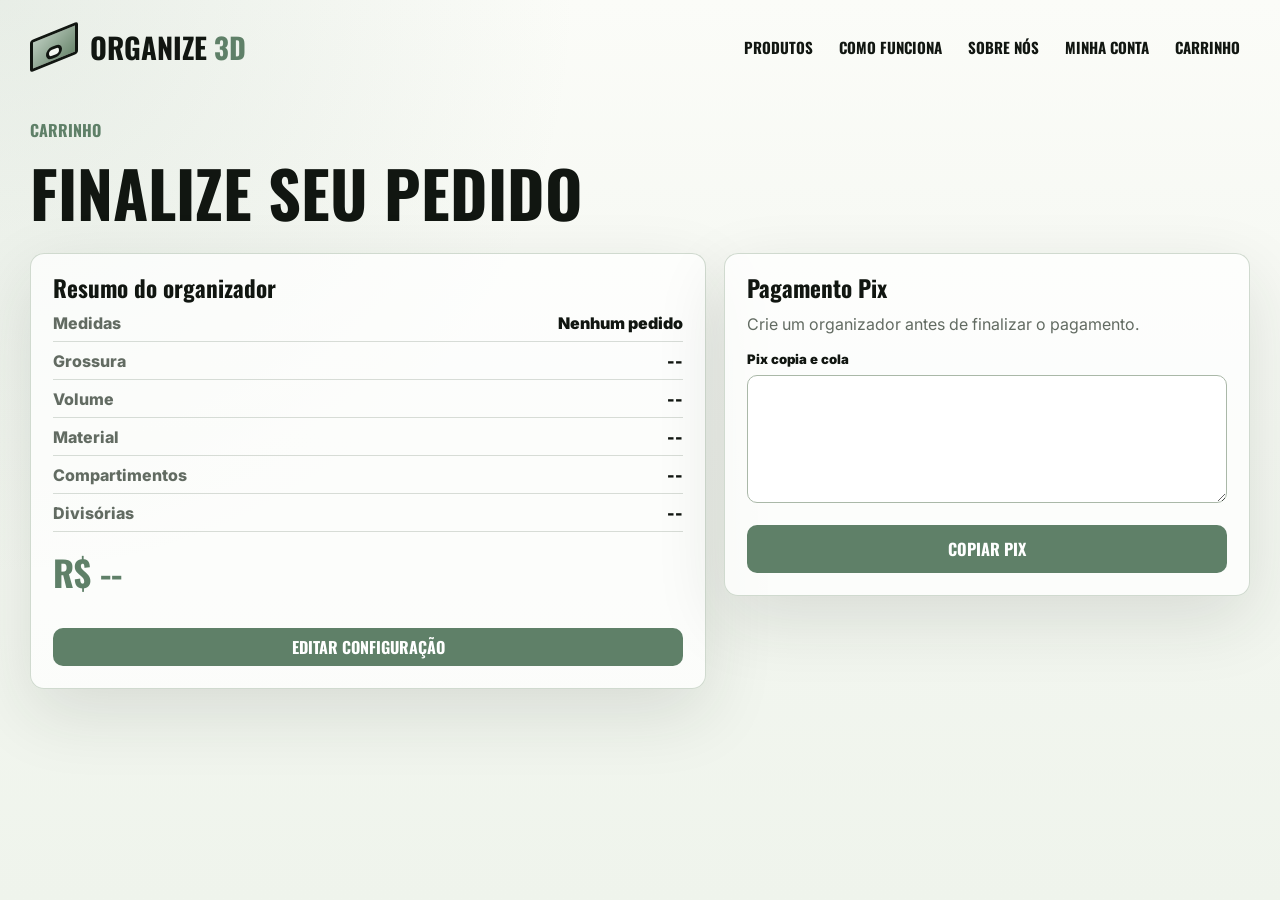
<file: carrinho.html>
<!doctype html>
<html lang="pt-BR">
  <head>
    <meta charset="UTF-8" />
    <meta name="viewport" content="width=device-width, initial-scale=1.0" />
    <title>Carrinho - Organize 3D</title>
    <link rel="preconnect" href="https://fonts.googleapis.com" />
    <link rel="preconnect" href="https://fonts.gstatic.com" crossorigin />
    <link
      href="https://fonts.googleapis.com/css2?family=Oswald:wght@500;600;700&family=Inter:wght@400;500;600;700&display=swap"
      rel="stylesheet"
    />
    <link rel="stylesheet" href="./styles.css" />
  </head>
  <body>
    <header class="site-header">
      <a class="brand" href="./index.html" aria-label="Organize 3D">
        <span class="brand-mark" aria-hidden="true"></span>
        <span>ORGANIZE <strong>3D</strong></span>
      </a>

      <nav class="main-nav" aria-label="Navegação principal">
        <a href="./produtos.html">PRODUTOS</a>
        <a href="./como-funciona.html">COMO FUNCIONA</a>
        <a href="./sobre-nos.html">SOBRE NÓS</a>
        <a href="./minha-conta.html">MINHA CONTA</a>
        <a href="./carrinho.html">CARRINHO</a>
      </nav>
    </header>

    <main class="simple-page checkout-page">
      <header class="simple-heading">
        <p class="eyebrow">CARRINHO</p>
        <h1>FINALIZE SEU PEDIDO</h1>
      </header>

      <section class="checkout-grid">
        <article class="checkout-card">
          <h2>Resumo do organizador</h2>
          <dl class="checkout-summary">
            <div><dt>Medidas</dt><dd id="checkoutDimensions">--</dd></div>
            <div><dt>Grossura</dt><dd id="checkoutWall">--</dd></div>
            <div><dt>Volume</dt><dd id="checkoutVolume">--</dd></div>
            <div><dt>Material</dt><dd id="checkoutWeight">--</dd></div>
            <div><dt>Compartimentos</dt><dd id="checkoutCompartments">--</dd></div>
            <div><dt>Divisórias</dt><dd id="checkoutDividers">--</dd></div>
          </dl>
          <strong class="checkout-total" id="checkoutTotal">R$ --</strong>
          <a class="text-button" href="./index.html">EDITAR CONFIGURAÇÃO</a>
        </article>

        <article class="checkout-card pix-card">
          <h2>Pagamento Pix</h2>
          <p id="pixSetupMessage" class="pix-message"></p>
          <img id="pixQrCode" class="pix-qr" alt="QR Code Pix" />
          <label>
            <span>Pix copia e cola</span>
            <textarea id="pixCopyPaste" readonly rows="6"></textarea>
          </label>
          <button class="cart-button" id="copyPixButton" type="button">COPIAR PIX</button>
        </article>
      </section>
    </main>

    <script src="./checkout.js"></script>
  </body>
</html>
</file>
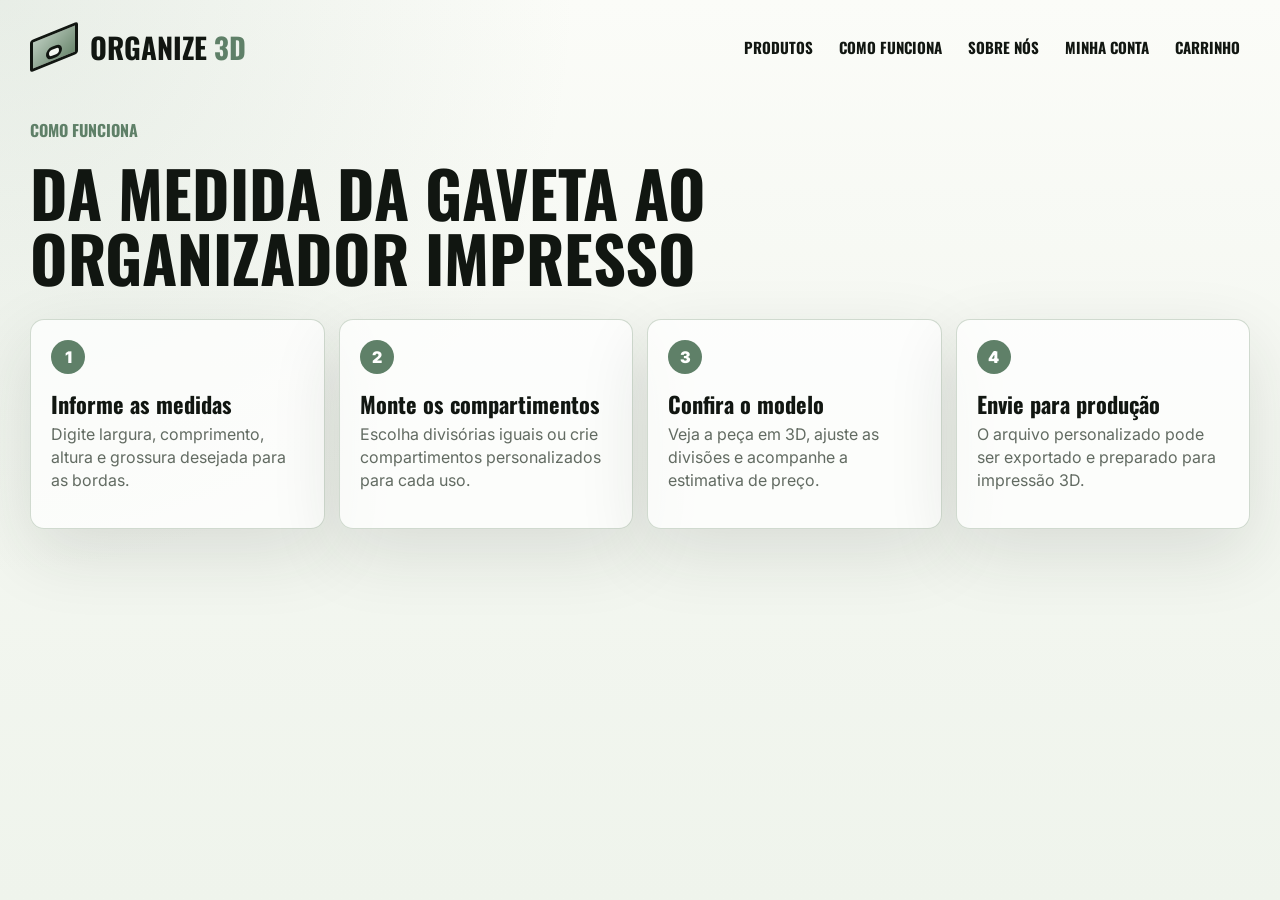
<file: como-funciona.html>
<!doctype html>
<html lang="pt-BR">
  <head>
    <meta charset="UTF-8" />
    <meta name="viewport" content="width=device-width, initial-scale=1.0" />
    <title>Como Funciona - Organize 3D</title>
    <link rel="preconnect" href="https://fonts.googleapis.com" />
    <link rel="preconnect" href="https://fonts.gstatic.com" crossorigin />
    <link
      href="https://fonts.googleapis.com/css2?family=Oswald:wght@500;600;700&family=Inter:wght@400;500;600;700&display=swap"
      rel="stylesheet"
    />
    <link rel="stylesheet" href="./styles.css" />
  </head>
  <body>
    <header class="site-header">
      <a class="brand" href="./index.html" aria-label="Organize 3D">
        <span class="brand-mark" aria-hidden="true"></span>
        <span>ORGANIZE <strong>3D</strong></span>
      </a>

      <nav class="main-nav" aria-label="Navegação principal">
        <a href="./produtos.html">PRODUTOS</a>
        <a href="./como-funciona.html">COMO FUNCIONA</a>
        <a href="./sobre-nos.html">SOBRE NÓS</a>
        <a href="./minha-conta.html">MINHA CONTA</a>
        <a href="./carrinho.html">CARRINHO</a>
      </nav>
    </header>

    <main class="simple-page">
      <header class="simple-heading">
        <p class="eyebrow">COMO FUNCIONA</p>
        <h1>DA MEDIDA DA GAVETA AO ORGANIZADOR IMPRESSO</h1>
      </header>

      <section class="steps-grid">
        <article>
          <span>1</span>
          <h2>Informe as medidas</h2>
          <p>Digite largura, comprimento, altura e grossura desejada para as bordas.</p>
        </article>
        <article>
          <span>2</span>
          <h2>Monte os compartimentos</h2>
          <p>Escolha divisórias iguais ou crie compartimentos personalizados para cada uso.</p>
        </article>
        <article>
          <span>3</span>
          <h2>Confira o modelo</h2>
          <p>Veja a peça em 3D, ajuste as divisões e acompanhe a estimativa de preço.</p>
        </article>
        <article>
          <span>4</span>
          <h2>Envie para produção</h2>
          <p>O arquivo personalizado pode ser exportado e preparado para impressão 3D.</p>
        </article>
      </section>
    </main>
  </body>
</html>
</file>
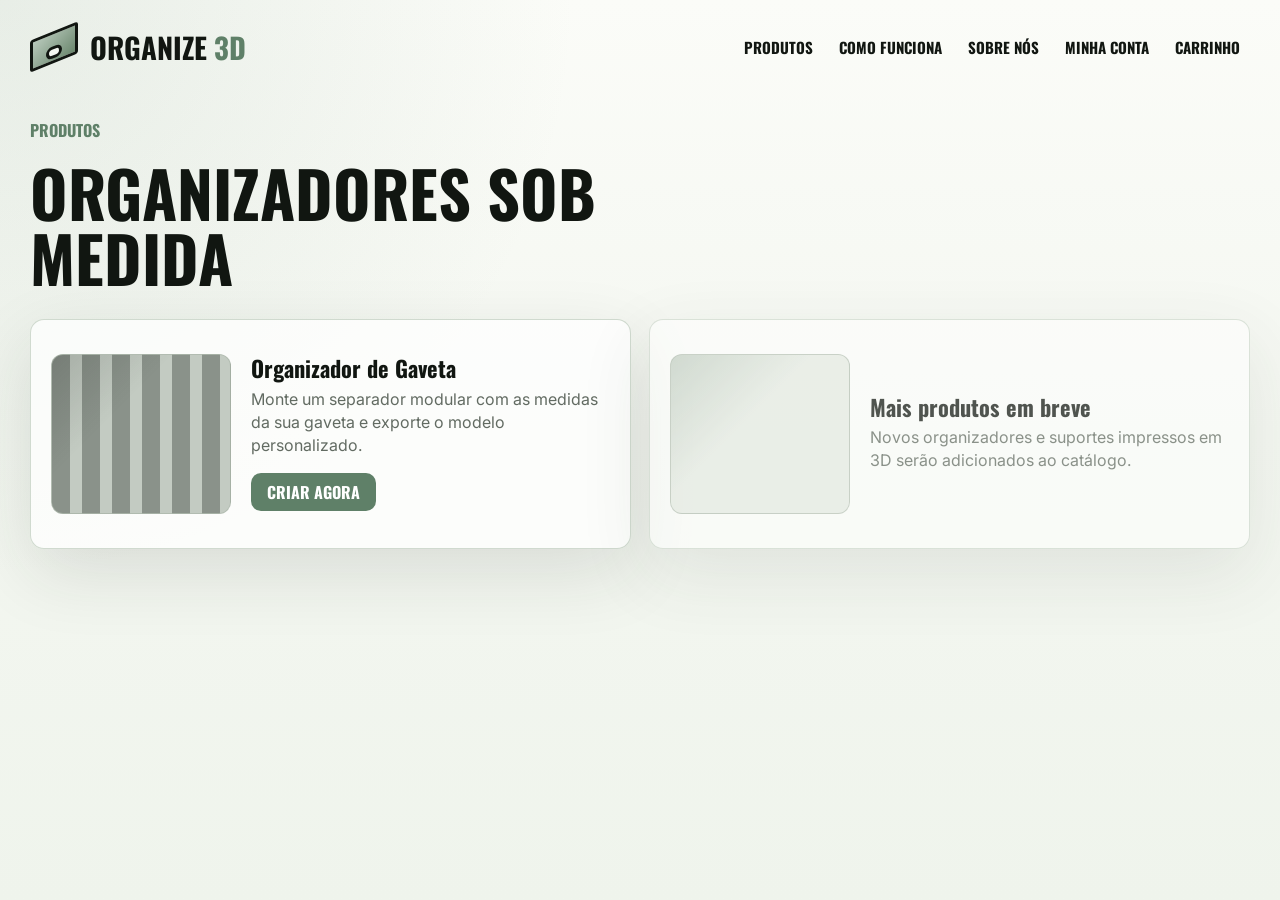
<file: produtos.html>
<!doctype html>
<html lang="pt-BR">
  <head>
    <meta charset="UTF-8" />
    <meta name="viewport" content="width=device-width, initial-scale=1.0" />
    <title>Produtos - Organize 3D</title>
    <link rel="preconnect" href="https://fonts.googleapis.com" />
    <link rel="preconnect" href="https://fonts.gstatic.com" crossorigin />
    <link
      href="https://fonts.googleapis.com/css2?family=Oswald:wght@500;600;700&family=Inter:wght@400;500;600;700&display=swap"
      rel="stylesheet"
    />
    <link rel="stylesheet" href="./styles.css" />
  </head>
  <body>
    <header class="site-header">
      <a class="brand" href="./index.html" aria-label="Organize 3D">
        <span class="brand-mark" aria-hidden="true"></span>
        <span>ORGANIZE <strong>3D</strong></span>
      </a>

      <nav class="main-nav" aria-label="Navegação principal">
        <a href="./produtos.html">PRODUTOS</a>
        <a href="./como-funciona.html">COMO FUNCIONA</a>
        <a href="./sobre-nos.html">SOBRE NÓS</a>
        <a href="./minha-conta.html">MINHA CONTA</a>
        <a href="./carrinho.html">CARRINHO</a>
      </nav>
    </header>

    <main class="simple-page">
      <header class="simple-heading">
        <p class="eyebrow">PRODUTOS</p>
        <h1>ORGANIZADORES SOB MEDIDA</h1>
      </header>

      <section class="product-grid" aria-label="Lista de produtos">
        <article class="product-card">
          <div class="product-preview organizer-preview" aria-hidden="true"></div>
          <div>
            <h2>Organizador de Gaveta</h2>
            <p>Monte um separador modular com as medidas da sua gaveta e exporte o modelo personalizado.</p>
            <a class="text-button" href="./index.html">CRIAR AGORA</a>
          </div>
        </article>

        <article class="product-card product-card-muted">
          <div class="product-preview soon-preview" aria-hidden="true"></div>
          <div>
            <h2>Mais produtos em breve</h2>
            <p>Novos organizadores e suportes impressos em 3D serão adicionados ao catálogo.</p>
          </div>
        </article>
      </section>
    </main>
  </body>
</html>
</file>
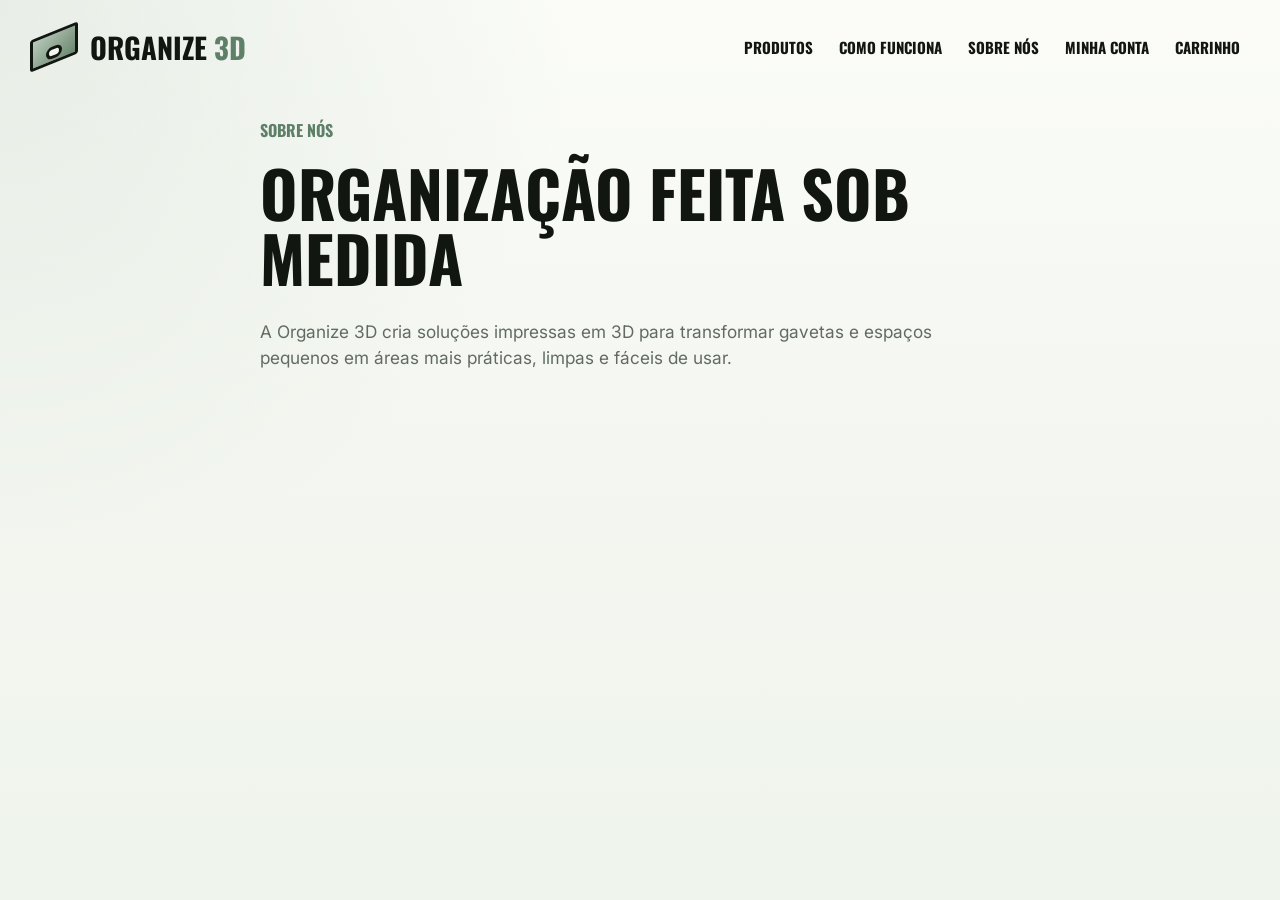
<file: sobre-nos.html>
<!doctype html>
<html lang="pt-BR">
  <head>
    <meta charset="UTF-8" />
    <meta name="viewport" content="width=device-width, initial-scale=1.0" />
    <title>Sobre Nós - Organize 3D</title>
    <link rel="preconnect" href="https://fonts.googleapis.com" />
    <link rel="preconnect" href="https://fonts.gstatic.com" crossorigin />
    <link
      href="https://fonts.googleapis.com/css2?family=Oswald:wght@500;600;700&family=Inter:wght@400;500;600;700&display=swap"
      rel="stylesheet"
    />
    <link rel="stylesheet" href="./styles.css" />
  </head>
  <body>
    <header class="site-header">
      <a class="brand" href="./index.html" aria-label="Organize 3D">
        <span class="brand-mark" aria-hidden="true"></span>
        <span>ORGANIZE <strong>3D</strong></span>
      </a>

      <nav class="main-nav" aria-label="Navegação principal">
        <a href="./produtos.html">PRODUTOS</a>
        <a href="./como-funciona.html">COMO FUNCIONA</a>
        <a href="./sobre-nos.html">SOBRE NÓS</a>
        <a href="./minha-conta.html">MINHA CONTA</a>
        <a href="./carrinho.html">CARRINHO</a>
      </nav>
    </header>

    <main class="simple-page narrow-page">
      <header class="simple-heading">
        <p class="eyebrow">SOBRE NÓS</p>
        <h1>ORGANIZAÇÃO FEITA SOB MEDIDA</h1>
      </header>

      <p class="lead-copy">
        A Organize 3D cria soluções impressas em 3D para transformar gavetas e espaços pequenos em áreas mais práticas,
        limpas e fáceis de usar.
      </p>
    </main>
  </body>
</html>
</file>
<file: styles.css>
:root {
  --ink: #111611;
  --muted: #626b62;
  --paper: #f4f7f1;
  --surface: rgba(255, 255, 255, 0.72);
  --panel: #e6eee3;
  --mint: #91ad98;
  --mint-dark: #5f8068;
  --line: #c8d5c6;
  --danger: #a55656;
  --shadow: 0 24px 70px rgba(32, 43, 32, 0.12);
  --soft-shadow: 0 12px 30px rgba(32, 43, 32, 0.08);
}

* {
  box-sizing: border-box;
}

body {
  min-height: 100vh;
  margin: 0;
  color: var(--ink);
  background:
    radial-gradient(circle at top left, rgba(145, 173, 152, 0.18), transparent 36rem),
    linear-gradient(180deg, #fbfcf8 0%, var(--paper) 48%, #eff4ec 100%),
    var(--paper);
  font-family: Inter, Arial, sans-serif;
}

.site-header {
  display: flex;
  align-items: center;
  justify-content: space-between;
  gap: 1.5rem;
  width: min(1220px, calc(100% - 32px));
  margin: 0 auto;
  padding: 26px 0 22px;
}

.brand {
  display: inline-flex;
  align-items: center;
  gap: 12px;
  color: var(--ink);
  text-decoration: none;
  font-family: Oswald, Impact, sans-serif;
  font-size: 1.8rem;
  font-weight: 700;
}

.brand strong {
  color: var(--mint-dark);
}

.brand-mark {
  position: relative;
  width: 48px;
  height: 32px;
  border: 3px solid var(--ink);
  border-radius: 3px;
  background: linear-gradient(145deg, #b8c9bb, #6c886f);
  transform: skewY(-22deg);
}

.brand-mark::after {
  content: "";
  position: absolute;
  left: 13px;
  top: 12px;
  width: 10px;
  height: 6px;
  border: 3px solid var(--ink);
  border-radius: 999px;
  background: var(--paper);
}

.main-nav {
  display: flex;
  align-items: center;
  flex-wrap: wrap;
  justify-content: flex-end;
  gap: 6px;
  font-family: Oswald, Impact, sans-serif;
  font-size: 0.94rem;
  font-weight: 700;
}

.main-nav a {
  min-height: 34px;
  display: inline-flex;
  align-items: center;
  padding: 0 10px;
  border-radius: 999px;
  color: var(--ink);
  text-decoration: none;
  transition:
    background 160ms ease,
    color 160ms ease;
}

.main-nav a:hover {
  color: #fff;
  background: var(--mint-dark);
}

.main-nav a + a {
  border-left: 0;
}

.product-page {
  display: grid;
  grid-template-columns: minmax(0, 1fr) 360px;
  gap: 22px;
  width: min(1220px, calc(100% - 32px));
  margin: 0 auto 56px;
  align-items: start;
}

.hero-panel {
  display: grid;
  grid-template-columns: minmax(280px, 0.58fr) minmax(420px, 1fr);
  gap: 22px;
  min-height: 640px;
  padding: 18px;
  border: 1px solid rgba(200, 213, 198, 0.78);
  border-radius: 14px;
  background: rgba(255, 255, 255, 0.5);
  box-shadow: var(--shadow);
}

.intro-copy {
  align-self: center;
  padding: 10px;
}

.eyebrow {
  margin: 0 0 8px;
  color: var(--mint-dark);
  font-family: Oswald, Impact, sans-serif;
  font-weight: 700;
}

h1,
h2 {
  margin: 0;
  font-family: Oswald, Impact, sans-serif;
  line-height: 1.02;
}

h1 {
  max-width: 480px;
  font-size: 4.6rem;
  letter-spacing: 0;
}

.intro-copy p:not(.eyebrow) {
  max-width: 430px;
  margin: 16px 0 0;
  color: var(--muted);
  font-size: 1.04rem;
  line-height: 1.55;
}

.viewer-wrap {
  position: relative;
  min-height: 604px;
  overflow: hidden;
  border: 1px solid rgba(200, 213, 198, 0.88);
  border-radius: 12px;
  background:
    linear-gradient(145deg, rgba(255, 255, 255, 0.4), rgba(220, 229, 220, 0.86)),
    #e7eee4;
  box-shadow: var(--soft-shadow);
}

#drawer-viewer {
  display: block;
  width: 100%;
  height: 100%;
}

.customizer {
  display: grid;
  gap: 12px;
  padding: 20px;
  border: 1px solid rgba(200, 213, 198, 0.9);
  border-radius: 14px;
  background: rgba(230, 238, 227, 0.92);
  box-shadow: var(--shadow);
  position: sticky;
  top: 16px;
}

.customizer h2 {
  margin-bottom: 4px;
  font-size: 1.28rem;
}

.customizer label {
  display: grid;
  gap: 6px;
  font-size: 0.8rem;
  font-weight: 800;
}

.customizer input,
.stepper input {
  width: 100%;
  min-height: 42px;
  border: 1px solid #aab8a8;
  border-radius: 8px;
  padding: 9px 11px;
  color: var(--ink);
  background: #fff;
  font: inherit;
  font-weight: 700;
  outline: none;
  transition:
    border-color 150ms ease,
    box-shadow 150ms ease;
}

.customizer input:focus,
.stepper input:focus,
.module-controls select:focus {
  border-color: var(--mint-dark);
  box-shadow: 0 0 0 3px rgba(96, 127, 104, 0.16);
}

.stepper-field {
  display: grid;
  gap: 6px;
  font-size: 0.82rem;
  font-weight: 800;
}

.stepper {
  display: grid;
  grid-template-columns: 42px 1fr 42px;
  gap: 8px;
}

.stepper button,
.swatch {
  cursor: pointer;
}

.stepper button {
  min-height: 42px;
  border: 1px solid #aab8a8;
  border-radius: 8px;
  color: var(--ink);
  background: #fff;
  font: 700 1.1rem/1 Inter, Arial, sans-serif;
}

.stepper input {
  text-align: center;
}

.mode-field {
  display: grid;
  gap: 8px;
  margin: 0;
  padding: 2px 0 0;
  border: 0;
}

.mode-field legend {
  padding: 0;
  font-size: 0.82rem;
  font-weight: 800;
}

.mode-options {
  display: grid;
  grid-template-columns: repeat(2, minmax(0, 1fr));
  gap: 8px;
}

.mode-option {
  min-height: 42px;
  border: 1px solid #aab8a8;
  border-radius: 8px;
  color: var(--ink);
  background: rgba(255, 255, 255, 0.72);
  font: 800 0.78rem/1.1 Inter, Arial, sans-serif;
  cursor: pointer;
  transition:
    background 150ms ease,
    border-color 150ms ease,
    color 150ms ease;
}

.mode-option.is-active {
  border-color: var(--mint-dark);
  color: #fff;
  background: var(--mint-dark);
}

.custom-grid {
  display: none;
  grid-template-columns: repeat(2, minmax(0, 1fr));
  gap: 10px;
}

.custom-grid.is-visible {
  display: grid;
}

.custom-grid label {
  gap: 5px;
}

.small-action {
  min-height: 42px;
  border: 0;
  border-radius: 8px;
  color: #fff;
  background: var(--mint-dark);
  font: 800 0.78rem/1.15 Inter, Arial, sans-serif;
  cursor: pointer;
  transition:
    transform 150ms ease,
    background 150ms ease,
    box-shadow 150ms ease;
}

.small-action:hover,
.cart-button:hover,
.text-button:hover {
  transform: translateY(-1px);
  box-shadow: var(--soft-shadow);
}

.small-action.secondary {
  color: var(--ink);
  background: rgba(255, 255, 255, 0.72);
  border: 1px solid #aab8a8;
}

.small-action.fill-action {
  grid-column: 1 / -1;
}

.small-action:disabled,
.custom-module-list button:disabled,
.module-controls select:disabled {
  cursor: not-allowed;
  opacity: 0.55;
}

.custom-module-list {
  grid-column: 1 / -1;
  display: grid;
  gap: 10px;
  max-height: 360px;
  margin: 0;
  padding: 0;
  overflow: auto;
  list-style: none;
}

.custom-module-list li {
  position: relative;
  display: grid;
  grid-template-columns: 1fr;
  gap: 9px;
  min-height: 118px;
  padding: 12px 42px 12px 12px;
  border: 1px solid rgba(174, 185, 173, 0.65);
  border-radius: 10px;
  background: rgba(255, 255, 255, 0.64);
  font-size: 0.82rem;
  font-weight: 700;
  cursor: pointer;
  transition:
    border-color 160ms ease,
    background 160ms ease,
    box-shadow 160ms ease;
}

.custom-module-list li.is-selected {
  border-color: var(--mint-dark);
  background: rgba(138, 168, 145, 0.22);
  box-shadow: inset 0 0 0 2px rgba(96, 127, 104, 0.18);
}

.custom-module-list li.is-locked {
  cursor: default;
}

.module-summary {
  display: grid;
  gap: 4px;
  min-width: 0;
}

.module-summary strong {
  font-size: 0.9rem;
  line-height: 1.2;
}

.module-summary span {
  color: var(--muted);
  font-weight: 700;
  line-height: 1.25;
}

.module-controls {
  display: grid;
  grid-template-columns: 1fr;
  gap: 6px;
  align-items: center;
}

.module-controls label {
  display: grid;
  grid-template-columns: 1fr;
  gap: 6px;
  font-size: 0.8rem;
  line-height: 1.15;
}

.module-controls select {
  width: 100%;
  min-height: 38px;
  border: 1px solid #aab8a8;
  border-radius: 8px;
  padding: 7px 10px;
  background: #fff;
  font: inherit;
  font-weight: 800;
}

.custom-module-list button {
  position: absolute;
  top: 12px;
  right: 12px;
  width: 30px;
  height: 30px;
  border: 0;
  border-radius: 8px;
  color: #fff;
  background: var(--danger);
  font-weight: 900;
  cursor: pointer;
}

.custom-module-list .empty {
  color: var(--muted);
  font-weight: 600;
  cursor: default;
}

.validation-message {
  min-height: 18px;
  margin: -3px 0 0;
  color: #9a4f4f;
  font-size: 0.78rem;
  font-weight: 800;
  line-height: 1.35;
}

.validation-message.is-ok {
  color: var(--mint-dark);
}

.highlight-field {
  display: grid;
  grid-template-columns: 1fr 44px;
  align-items: center;
  gap: 10px;
}

.highlight-field input {
  width: 44px;
  min-height: 36px;
  padding: 3px;
}

.color-field {
  display: grid;
  gap: 8px;
  margin: 0;
  padding: 2px 0 0;
  border: 0;
}

.color-field legend {
  padding: 0;
  font-size: 0.82rem;
  font-weight: 800;
}

.swatches {
  display: flex;
  flex-wrap: wrap;
  gap: 9px;
}

.swatch {
  width: 34px;
  height: 34px;
  border: 2px solid #aab8a8;
  border-radius: 9px;
  background: var(--swatch);
}

.swatch.is-active {
  border-color: var(--ink);
  outline: 2px solid rgba(96, 127, 104, 0.35);
  outline-offset: 2px;
}

.price-summary {
  display: grid;
  gap: 8px;
  padding: 14px;
  border: 1px solid rgba(174, 185, 173, 0.72);
  border-radius: 10px;
  background: rgba(255, 255, 255, 0.54);
}

.price-summary h3 {
  margin: 0;
  font-family: Oswald, Impact, sans-serif;
  font-size: 1rem;
  line-height: 1;
}

.price-summary dl {
  display: grid;
  gap: 5px;
  margin: 0;
}

.price-summary div {
  display: flex;
  justify-content: space-between;
  gap: 8px;
  font-size: 0.76rem;
}

.price-summary dt {
  color: var(--muted);
  font-weight: 700;
}

.price-summary dd {
  margin: 0;
  font-weight: 900;
}

.price-summary strong {
  display: block;
  padding-top: 6px;
  border-top: 1px solid rgba(174, 185, 173, 0.72);
  color: var(--mint-dark);
  font-family: Oswald, Impact, sans-serif;
  font-size: 1.3rem;
}

.cart-button {
  min-height: 48px;
  margin-top: 8px;
  border: 0;
  border-radius: 10px;
  color: #fff;
  background: var(--mint-dark);
  font-family: Oswald, Impact, sans-serif;
  font-size: 1.02rem;
  font-weight: 700;
  cursor: pointer;
}

.cart-button:hover {
  background: #526f58;
}

.export-status {
  min-height: 18px;
  margin: 0;
  color: var(--mint-dark);
  font-size: 0.78rem;
  font-weight: 700;
  line-height: 1.35;
}

.confirm-modal {
  width: min(420px, calc(100% - 32px));
  border: 0;
  border-radius: 8px;
  padding: 0;
  color: var(--ink);
  background: var(--paper);
  box-shadow: 0 28px 90px rgba(16, 20, 16, 0.28);
}

.confirm-modal::backdrop {
  background: rgba(16, 20, 16, 0.42);
}

.confirm-modal form {
  display: grid;
  gap: 12px;
  padding: 20px;
}

.confirm-modal h2 {
  font-size: 1.35rem;
}

.confirm-modal p {
  margin: 0;
  color: var(--muted);
  font-size: 0.94rem;
  line-height: 1.42;
}

.modal-actions {
  display: grid;
  grid-template-columns: 1fr 1fr;
  gap: 8px;
}

.simple-page {
  width: min(1220px, calc(100% - 32px));
  margin: 0 auto 56px;
  padding-top: 28px;
}

.narrow-page {
  width: min(760px, calc(100% - 32px));
}

.simple-heading {
  display: grid;
  gap: 10px;
  margin-bottom: 28px;
}

.simple-heading h1 {
  max-width: 760px;
  font-size: 4rem;
}

.lead-copy {
  max-width: 680px;
  margin: 0;
  color: var(--muted);
  font-size: 1.08rem;
  line-height: 1.55;
}

.product-grid {
  display: grid;
  grid-template-columns: repeat(2, minmax(0, 1fr));
  gap: 18px;
}

.product-card {
  display: grid;
  grid-template-columns: 180px 1fr;
  gap: 20px;
  align-items: center;
  min-height: 230px;
  padding: 20px;
  border: 1px solid rgba(203, 214, 202, 0.9);
  border-radius: 14px;
  background: var(--surface);
  box-shadow: var(--shadow);
}

.product-card-muted {
  opacity: 0.72;
}

.product-card h2,
.steps-grid h2 {
  margin: 0 0 8px;
  font-family: Oswald, Impact, sans-serif;
  font-size: 1.4rem;
  line-height: 1.05;
}

.product-card p,
.steps-grid p {
  margin: 0;
  color: var(--muted);
  line-height: 1.45;
}

.product-preview {
  min-height: 160px;
  border-radius: 12px;
  border: 1px solid rgba(174, 185, 173, 0.8);
  background: #dce5dc;
}

.organizer-preview {
  background:
    linear-gradient(135deg, rgba(16, 20, 16, 0.16), transparent 36%),
    repeating-linear-gradient(90deg, #8a928a 0 18px, #c3cbc2 18px 30px),
    #dce5dc;
}

.soon-preview {
  background:
    linear-gradient(135deg, rgba(96, 127, 104, 0.26), transparent 42%),
    #e6ebe4;
}

.text-button {
  display: inline-flex;
  align-items: center;
  justify-content: center;
  min-height: 38px;
  margin-top: 16px;
  padding: 0 16px;
  border-radius: 10px;
  color: #fff;
  background: var(--mint-dark);
  font-family: Oswald, Impact, sans-serif;
  font-weight: 700;
  text-decoration: none;
}

.steps-grid {
  display: grid;
  grid-template-columns: repeat(4, minmax(0, 1fr));
  gap: 14px;
}

.steps-grid article {
  min-height: 210px;
  padding: 20px;
  border: 1px solid rgba(203, 214, 202, 0.9);
  border-radius: 14px;
  background: var(--surface);
  box-shadow: var(--shadow);
}

.steps-grid span {
  display: grid;
  place-items: center;
  width: 34px;
  height: 34px;
  margin-bottom: 18px;
  border-radius: 999px;
  color: #fff;
  background: var(--mint-dark);
  font-weight: 900;
}

.account-placeholder {
  min-height: 320px;
}

.checkout-page {
  padding-bottom: 48px;
}

.checkout-grid {
  display: grid;
  grid-template-columns: minmax(0, 0.9fr) minmax(320px, 0.7fr);
  gap: 18px;
  align-items: start;
}

.checkout-card {
  display: grid;
  gap: 14px;
  padding: 22px;
  border: 1px solid rgba(203, 214, 202, 0.9);
  border-radius: 14px;
  background: var(--surface);
  box-shadow: var(--shadow);
}

.checkout-card h2 {
  margin: 0;
  font-family: Oswald, Impact, sans-serif;
  font-size: 1.45rem;
  line-height: 1;
}

.checkout-summary {
  display: grid;
  gap: 9px;
  margin: 0;
}

.checkout-summary div {
  display: flex;
  justify-content: space-between;
  gap: 18px;
  padding-bottom: 8px;
  border-bottom: 1px solid rgba(174, 185, 173, 0.48);
}

.checkout-summary dt {
  color: var(--muted);
  font-weight: 800;
}

.checkout-summary dd {
  margin: 0;
  font-weight: 900;
  text-align: right;
}

.checkout-total {
  display: block;
  color: var(--mint-dark);
  font-family: Oswald, Impact, sans-serif;
  font-size: 2.2rem;
}

.pix-card label {
  display: grid;
  gap: 8px;
  font-size: 0.82rem;
  font-weight: 900;
}

.pix-card textarea {
  width: 100%;
  resize: vertical;
  border: 1px solid #aab8a8;
  border-radius: 10px;
  padding: 10px;
  color: var(--ink);
  background: #fff;
  font: 700 0.82rem/1.35 Inter, Arial, sans-serif;
}

.pix-message {
  margin: 0;
  color: var(--muted);
  line-height: 1.45;
}

.pix-qr {
  width: 240px;
  max-width: 100%;
  border: 12px solid #fff;
  border-radius: 12px;
  box-shadow: var(--soft-shadow);
}

@media (max-width: 920px) {
  .site-header,
  .main-nav {
    align-items: flex-start;
  }

  .site-header,
  .product-page,
  .hero-panel {
    grid-template-columns: 1fr;
  }

  .site-header {
    display: grid;
  }

  .product-page {
    gap: 16px;
  }

  .viewer-wrap {
    min-height: 430px;
  }

  .customizer {
    position: static;
  }

  h1,
  .simple-heading h1 {
    font-size: 3.6rem;
  }

  .product-grid,
  .steps-grid,
  .checkout-grid {
    grid-template-columns: 1fr;
  }

  .product-card {
    grid-template-columns: 1fr;
  }
}

@media (max-width: 560px) {
  .main-nav {
    justify-content: flex-start;
    font-size: 0.85rem;
  }

  .main-nav a + a {
    border-left: 0;
    padding-left: 0;
  }

  .viewer-wrap {
    min-height: 360px;
  }

  .hero-panel {
    padding: 12px;
  }

  h1 {
    font-size: 3rem;
  }

  .brand {
    font-size: 1.45rem;
  }

  .custom-grid,
  .mode-options {
    grid-template-columns: 1fr;
  }
}
</file>
